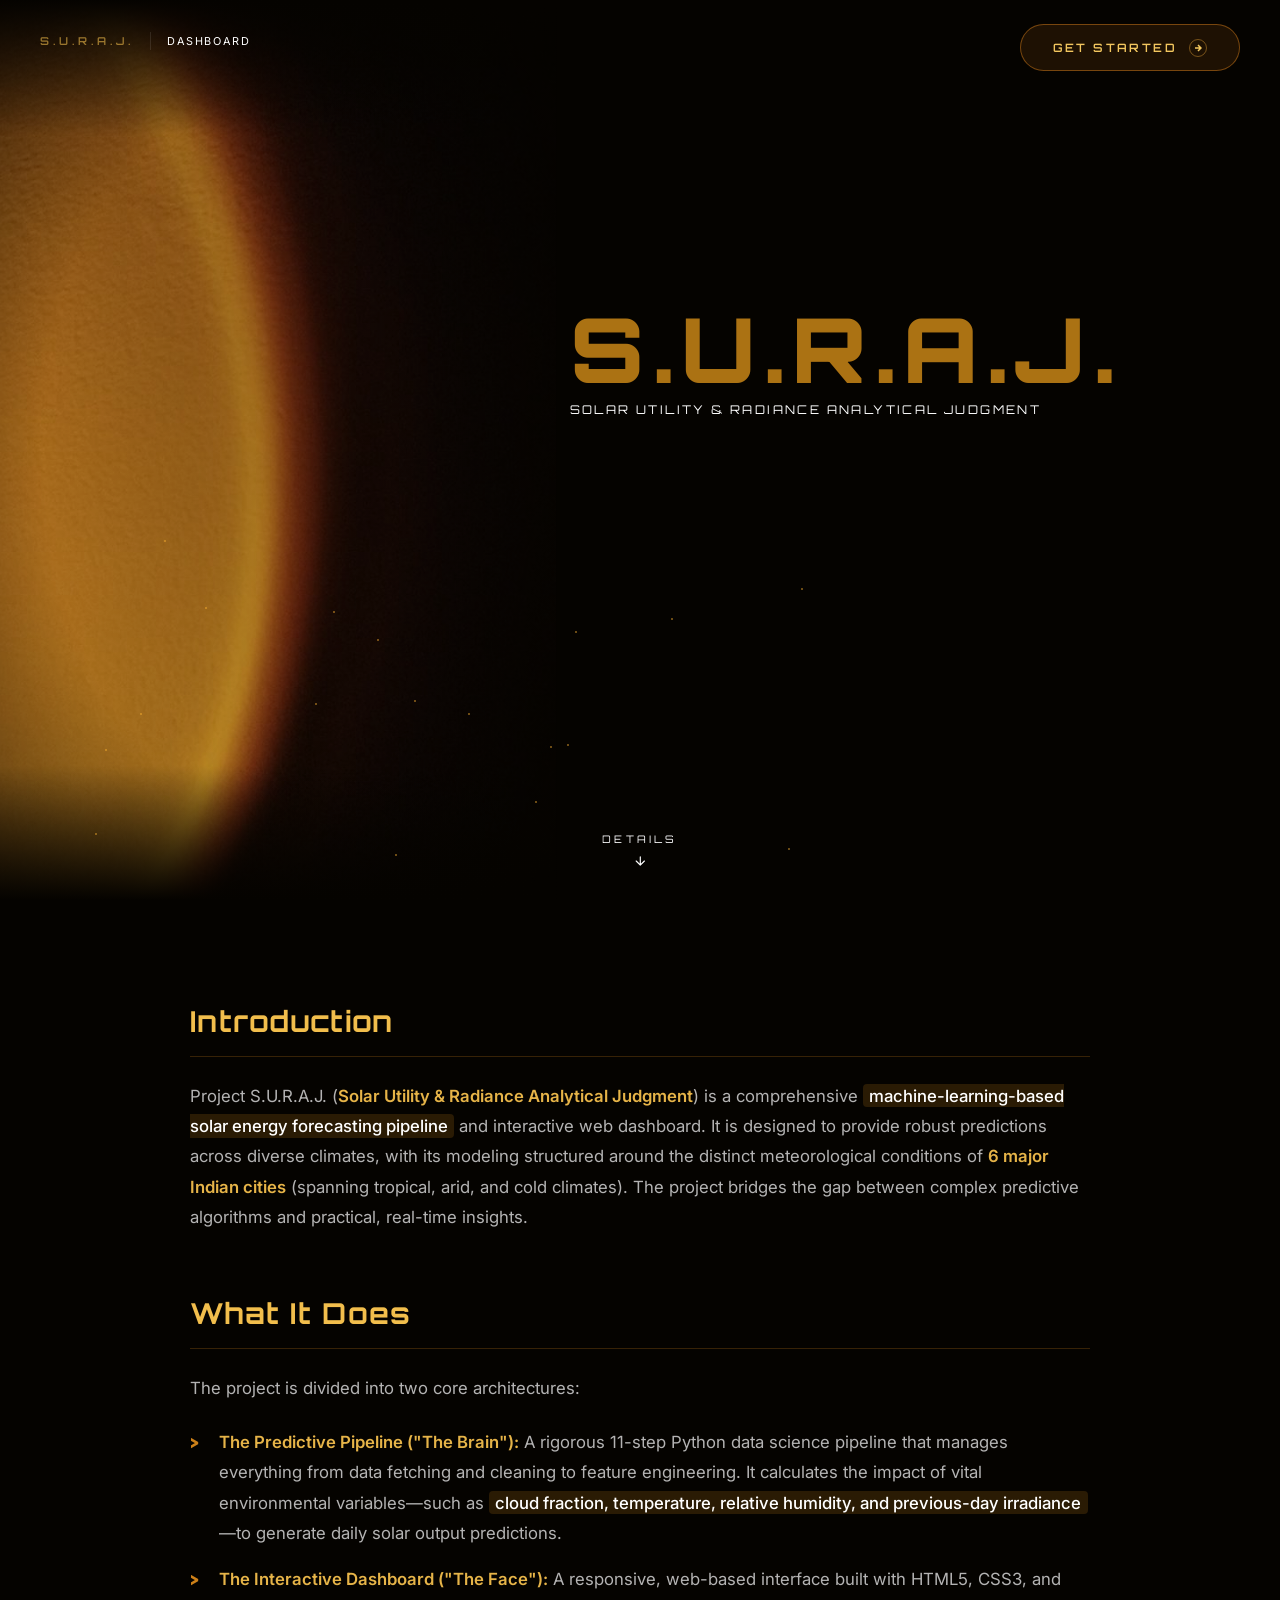
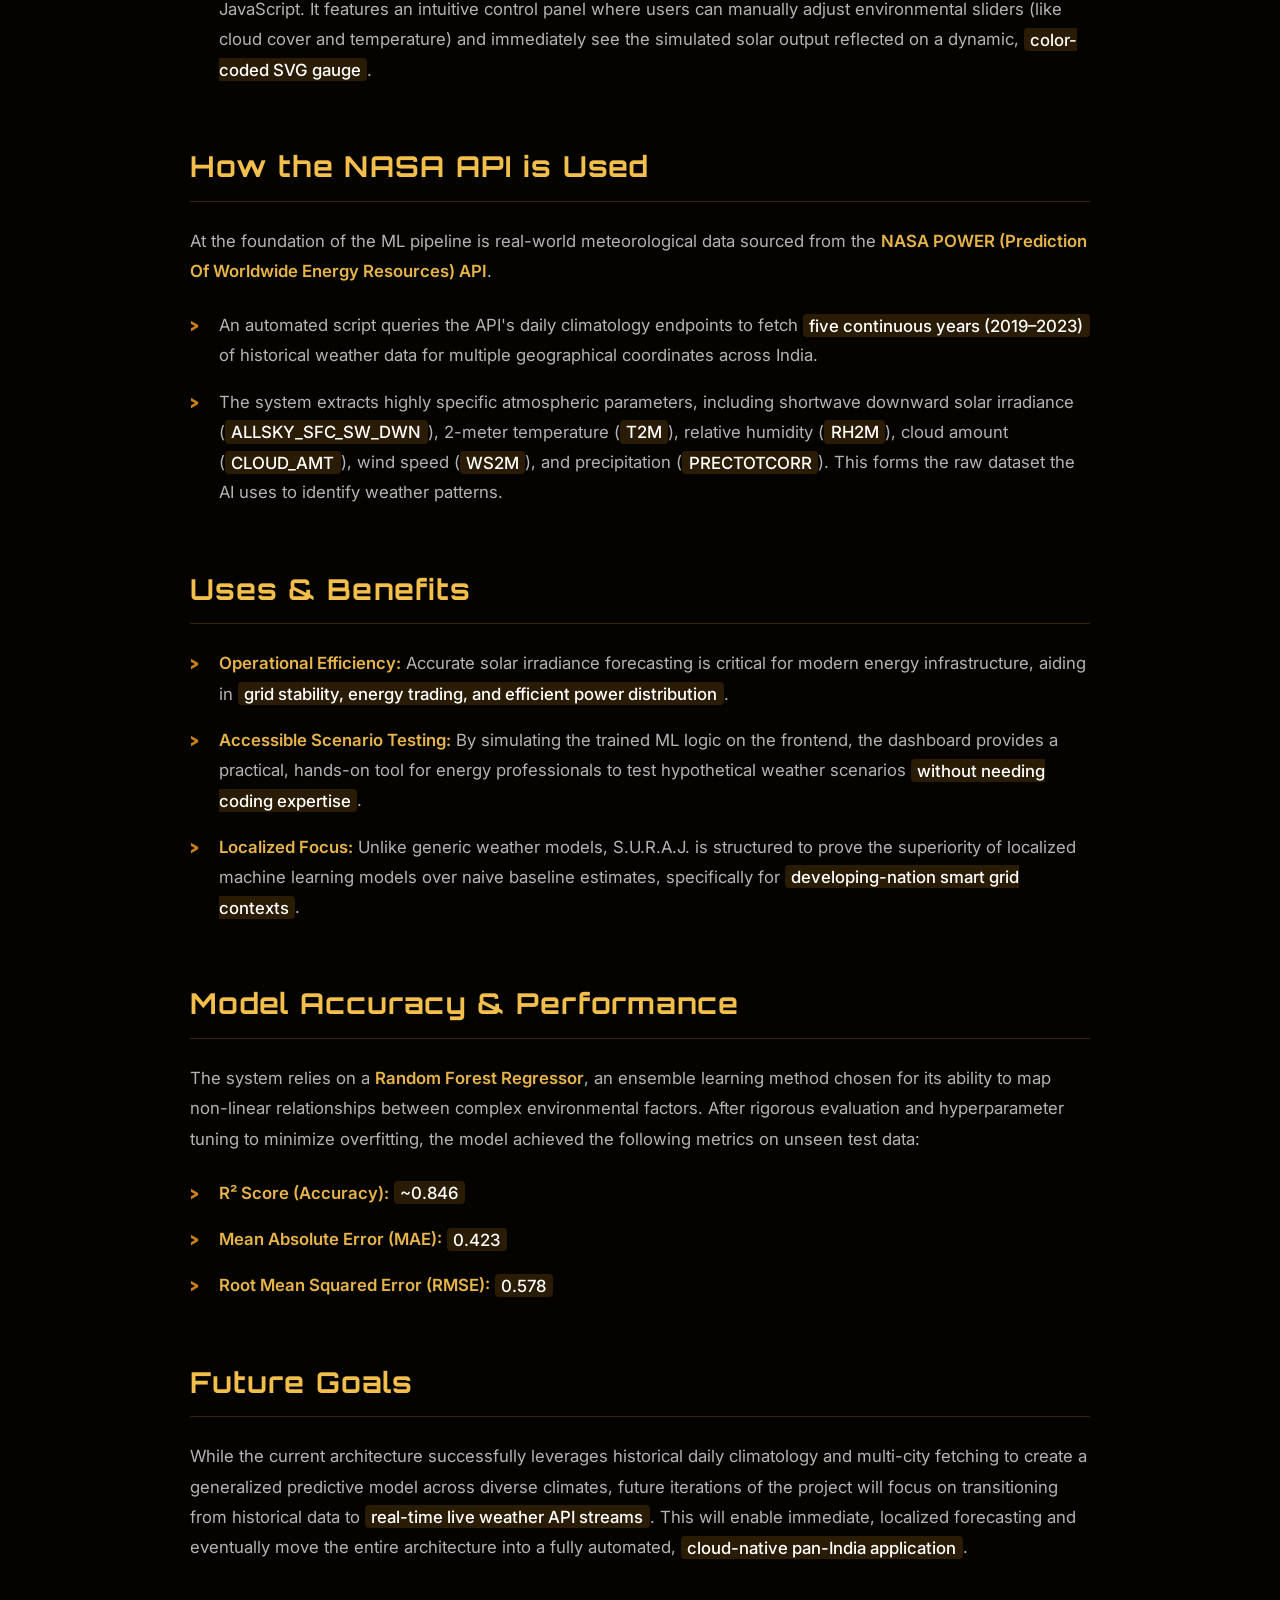
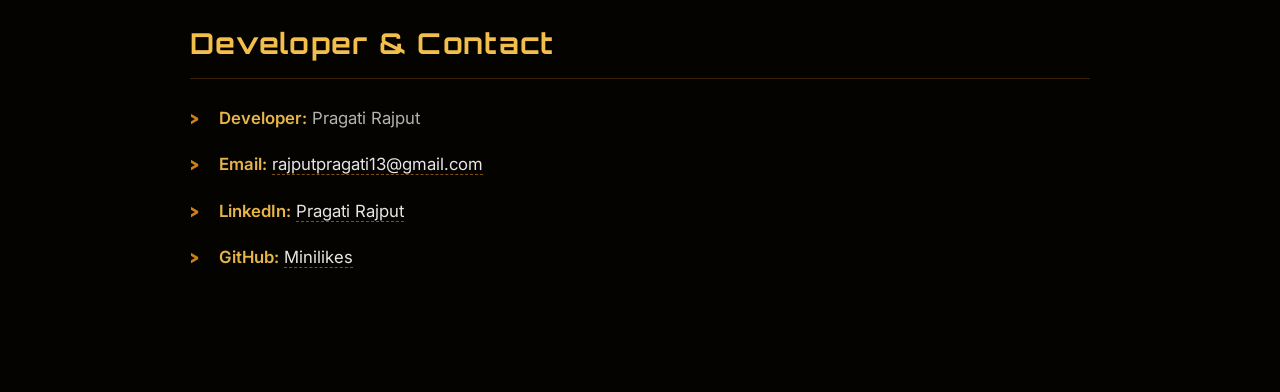
<file: dashboard/index.html>
<!DOCTYPE html>
<html lang="en">
<head>
    <meta charset="UTF-8">
    <meta name="viewport" content="width=device-width, initial-scale=1.0">
    <title>S.U.R.A.J.</title>
    <link href="https://fonts.googleapis.com/css2?family=Orbitron:wght@400;600;900&family=Inter:wght@300;400;500&display=swap" rel="stylesheet">
    <style>
        * { box-sizing: border-box; margin: 0; padding: 0; }
        html { scroll-behavior: smooth; }
        html, body { min-height: 100%; overflow-x: hidden; font-family: 'Inter', sans-serif; background: #050300; color: #fff; }
        .scene { position: relative; width: 100vw; height: 100vh; overflow: hidden; }
        .bg-sun {
            position: absolute; top: 50%; left: -8vw;
            transform: translateY(-50%) scaleX(-1);
            height: 130vh; width: auto; object-fit: cover;
            opacity: 0.85; pointer-events: none;
            animation: breathe 8s ease-in-out infinite;
            -webkit-mask-image: radial-gradient(ellipse 70% 70% at center, rgba(0,0,0,1) 40%, rgba(0,0,0,0) 100%);
            mask-image: radial-gradient(ellipse 70% 70% at center, rgba(0,0,0,1) 40%, rgba(0,0,0,0) 100%);
        }
        @keyframes breathe {
            0%,100% { opacity: 0.75; transform: translateY(-50%) scaleX(-1) scale(1); }
            50%      { opacity: 0.9;  transform: translateY(-50%) scaleX(-1) scale(1.03); }
        }
        .bg-fade {
            position: absolute; inset: 0;
            background: linear-gradient(to right, transparent 0%, rgba(5,3,0,0.3) 30%, rgba(5,3,0,0.75) 55%, rgba(5,3,0,0.97) 75%, #050300 100%);
        }
        .bg-vfade {
            position: absolute; inset: 0;
            background: linear-gradient(to bottom, #050300 0%, transparent 15%, transparent 85%, #050300 100%);
        }
        .content {
            position: absolute; right: 18vw; top: 40%; transform: translateY(-50%);
            max-width: 480px; display: flex; flex-direction: column; gap: 2rem;
            opacity: 0; animation: fadeUp 1.2s ease forwards 0.4s;
        }
        @keyframes fadeUp {
            from { opacity: 0; transform: translateY(calc(-50% + 30px)); }
            to   { opacity: 1; transform: translateY(-50%); }
        }
        .title { font-family: 'Orbitron', sans-serif; font-size: clamp(3.5rem,7vw,6rem); font-weight: 900; letter-spacing: 0.5rem; line-height: 1; color: rgba(180,120,20,0.95); text-shadow: none; }
        .full-form { font-family: 'Orbitron', sans-serif; font-size: 0.75rem; letter-spacing: 0.15rem; color: #ffffff; text-transform: uppercase; margin-top: -1.5rem; }
        .tagline { font-size: clamp(0.9rem,1.5vw,1.05rem); font-weight: 300; color: rgba(255,255,255,0.45); line-height: 1.9; max-width: 380px; }
        .tagline strong { color: rgba(255,200,80,0.9); font-weight: 500; }
        .divider { width: 48px; height: 1px; background: rgba(255,160,30,0.35); }
        .stats-row { display: flex; gap: 2.5rem; }
        .stat { display: flex; flex-direction: column; gap: 0.3rem; }
        .stat-num { font-family: 'Orbitron', sans-serif; font-size: 1.35rem; font-weight: 600; color: rgba(255,200,80,0.9); }
        .stat-label { font-size: 0.68rem; letter-spacing: 0.12rem; text-transform: uppercase; color: rgba(255,255,255,0.3); }
        .cta-row { display: flex; align-items: center; gap: 1.5rem; margin-top: 0.5rem; }
        .btn-start {
            display: inline-flex; align-items: center; gap: 0.75rem;
            padding: 0.85rem 2rem;
            background: rgba(255,150,30,0.1); border: 1px solid rgba(255,150,30,0.4);
            border-radius: 50px; color: rgba(255,210,100,0.95);
            font-family: 'Orbitron', sans-serif; font-size: 0.72rem; font-weight: 600;
            letter-spacing: 0.15rem; text-transform: uppercase; text-decoration: none;
            cursor: pointer; transition: all 0.3s ease; position: relative; overflow: hidden;
        }
        .btn-start::before { content: ''; position: absolute; inset: 0; background: rgba(255,150,30,0.08); transform: scaleX(0); transform-origin: left; transition: transform 0.3s ease; border-radius: inherit; }
        .btn-start:hover::before { transform: scaleX(1); }
        .btn-start:hover { border-color: rgba(255,180,60,0.7); color: #fff; box-shadow: 0 0 30px rgba(255,130,0,0.2); }
        .btn-arrow { width: 18px; height: 18px; display: flex; align-items: center; justify-content: center; border: 1px solid rgba(255,180,60,0.4); border-radius: 50%; transition: transform 0.3s; }
        .btn-start:hover .btn-arrow { transform: translateX(3px); }
        .btn-arrow svg { width: 8px; height: 8px; }
        .learn-more { font-size: 0.72rem; letter-spacing: 0.1rem; color: rgba(255,255,255,0.25); text-transform: uppercase; }
        .corner-nav { position: absolute; top: 2rem; left: 2.5rem; display: flex; align-items: center; gap: 1rem; opacity: 0; animation: fadeIn 1s ease forwards 1s; }
        .corner-action { position: absolute; top: 1.5rem; right: 2.5rem; z-index: 10; opacity: 0; animation: fadeIn 1s ease forwards 1s; }
        @keyframes fadeIn { to { opacity: 1; } }
        .nav-logo { font-family: 'Orbitron', sans-serif; font-size: 0.68rem; font-weight: 600; letter-spacing: 0.25rem; color: rgba(255,200,80,0.55); }
        .nav-sep { width: 1px; height: 18px; background: rgba(255,255,255,0.1); }
        .nav-link { font-size: 0.68rem; letter-spacing: 0.1rem; color: #ffffff; text-transform: uppercase; text-decoration: none; transition: color 0.2s; }
        .nav-link:hover { color: rgba(255,200,80,0.8); }
        .bottom-strip { position: absolute; bottom: 2rem; right: 7vw; display: flex; align-items: center; gap: 2rem; opacity: 0; animation: fadeIn 1s ease forwards 1.5s; }
        .bottom-tag { font-size: 0.62rem; letter-spacing: 0.15rem; text-transform: uppercase; color: rgba(255,255,255,0.18); display: flex; align-items: center; gap: 0.5rem; }
        .bottom-tag::before { content: ''; width: 4px; height: 4px; border-radius: 50%; background: rgba(255,160,30,0.45); }
        .scroll-indicator { position: absolute; bottom: 2rem; left: 50%; transform: translateX(-50%); display: flex; flex-direction: column; align-items: center; gap: 0.5rem; opacity: 0; animation: fadeIn 1s ease forwards 2s, scrollPulse 2s ease-in-out 2s infinite; cursor: pointer; color: #ffffff; transition: opacity 0.3s, color 0.3s; text-decoration: none; z-index: 20; }
        .scroll-indicator:hover { opacity: 1; color: rgba(255, 200, 80, 0.9); }
        .scroll-text { font-size: 0.65rem; letter-spacing: 0.2rem; text-transform: uppercase; font-family: 'Orbitron', sans-serif; }
        .scroll-arrow { width: 14px; height: 14px; }
        @keyframes scrollPulse { 0%,100%{transform:translateX(-50%) translateY(0);opacity:0.7} 50%{transform:translateX(-50%) translateY(6px);opacity:1} }
        .particles { position: absolute; inset: 0; pointer-events: none; overflow: hidden; }
        .particle { position: absolute; width: 2px; height: 2px; border-radius: 50%; background: rgba(255,180,50,0.55); animation: float var(--dur) ease-in-out infinite var(--delay); }
        @keyframes float { 0%,100%{transform:translateY(0) translateX(0);opacity:0} 20%{opacity:1} 80%{opacity:0.4} 100%{transform:translateY(-120px) translateX(var(--dx));opacity:0} }
        .details-wrapper {
            background: #050300;
            padding: 6rem 10vw;
            position: relative;
            z-index: 10;
        }
        .details-container {
            max-width: 900px;
            margin: 0 auto;
            color: rgba(255, 255, 255, 0.7);
            font-family: 'Inter', sans-serif;
            line-height: 1.8;
            font-size: 1.05rem;
        }
        .details-container h2 {
            font-family: 'Orbitron', sans-serif;
            color: rgba(255, 200, 80, 0.95);
            font-size: 1.8rem;
            margin-top: 3.5rem;
            margin-bottom: 1.5rem;
            letter-spacing: 0.08rem;
            border-bottom: 1px solid rgba(255, 160, 30, 0.2);
            padding-bottom: 0.5rem;
        }
        .details-container h2:first-child {
            margin-top: 0;
        }
        .details-container p {
            margin-bottom: 1.5rem;
        }
        .details-container ul {
            margin-bottom: 1.5rem;
            padding-left: 1.8rem;
            list-style: none;
        }
        .details-container ul li {
            margin-bottom: 1rem;
            position: relative;
        }
        .details-container ul li::before {
            content: '>';
            position: absolute;
            left: -1.8rem;
            color: rgba(255, 160, 30, 0.8);
            font-family: 'Orbitron', sans-serif;
            font-weight: 900;
        }
        .details-container strong.highlight {
            color: #fff;
            font-weight: 500;
            background: rgba(255, 160, 30, 0.15);
            padding: 0.1rem 0.4rem;
            border-radius: 4px;
        }
        .details-container .highlight-text {
            color: rgba(255, 200, 80, 0.9);
            font-weight: 600;
        }
        .details-container a.contact-link {
            color: rgba(255, 255, 255, 0.9);
            text-decoration: none;
            border-bottom: 1px dashed rgba(255, 160, 30, 0.5);
            transition: color 0.3s, border-color 0.3s;
        }
        .details-container a.contact-link:hover {
            color: rgba(255, 200, 80, 1);
            border-bottom: 1px solid rgba(255, 200, 80, 1);
        }
        @media (max-width: 700px) {
            .bg-sun { left: -40vw; height: 100vh; }
            .content { right: 5vw; left: 5vw; max-width: 100%; }
            .stats-row { gap: 1.5rem; }
            .bottom-strip { display: none; }
        }
    </style>
</head>
<body>
<div class="scene">
    <img class="bg-sun" src="assets/sun_bg.jfif" alt="">
    <div class="bg-fade"></div>
    <div class="bg-vfade"></div>
    <div class="particles" id="particles"></div>
    <nav class="corner-nav">
        <span class="nav-logo">S.U.R.A.J.</span>
        <div class="nav-sep"></div>
        <a href="dashboard.html" class="nav-link">Dashboard</a>
    </nav>
    <div class="corner-action">
        <a href="dashboard.html" class="btn-start">Get Started<span class="btn-arrow"><svg viewBox="0 0 8 8" fill="none" stroke="currentColor" stroke-width="1.5"><path d="M1 4h6M4 1l3 3-3 3"/></svg></span></a>
    </div>
    <div class="content">
        <h1 class="title">S.U.R.A.J.</h1>
        <div class="full-form">Solar Utility & Radiance Analytical Judgment</div>

    </div>

    <a href="#details" class="scroll-indicator">
        <span class="scroll-text">Details</span>
        <svg class="scroll-arrow" viewBox="0 0 24 24" fill="none" stroke="currentColor" stroke-width="2" stroke-linecap="round" stroke-linejoin="round"><path d="M12 5v14M19 12l-7 7-7-7"/></svg>
    </a>
</div>

<div id="details" class="details-wrapper">
    <div class="details-container">
        <h2>Introduction</h2>
        <p>Project S.U.R.A.J. (<strong class="highlight-text">Solar Utility & Radiance Analytical Judgment</strong>) is a comprehensive <strong class="highlight">machine-learning-based solar energy forecasting pipeline</strong> and interactive web dashboard. It is designed to provide robust predictions across diverse climates, with its modeling structured around the distinct meteorological conditions of <strong class="highlight-text">6 major Indian cities</strong> (spanning tropical, arid, and cold climates). The project bridges the gap between complex predictive algorithms and practical, real-time insights.</p>

        <h2>What It Does</h2>
        <p>The project is divided into two core architectures:</p>
        <ul>
            <li><strong class="highlight-text">The Predictive Pipeline ("The Brain"):</strong> A rigorous 11-step Python data science pipeline that manages everything from data fetching and cleaning to feature engineering. It calculates the impact of vital environmental variables—such as <strong class="highlight">cloud fraction, temperature, relative humidity, and previous-day irradiance</strong>—to generate daily solar output predictions.</li>
            <li><strong class="highlight-text">The Interactive Dashboard ("The Face"):</strong> A responsive, web-based interface built with HTML5, CSS3, and JavaScript. It features an intuitive control panel where users can manually adjust environmental sliders (like cloud cover and temperature) and immediately see the simulated solar output reflected on a dynamic, <strong class="highlight">color-coded SVG gauge</strong>.</li>
        </ul>

        <h2>How the NASA API is Used</h2>
        <p>At the foundation of the ML pipeline is real-world meteorological data sourced from the <strong class="highlight-text">NASA POWER (Prediction Of Worldwide Energy Resources) API</strong>.</p>
        <ul>
            <li>An automated script queries the API's daily climatology endpoints to fetch <strong class="highlight">five continuous years (2019–2023)</strong> of historical weather data for multiple geographical coordinates across India.</li>
            <li>The system extracts highly specific atmospheric parameters, including shortwave downward solar irradiance (<strong class="highlight">ALLSKY_SFC_SW_DWN</strong>), 2-meter temperature (<strong class="highlight">T2M</strong>), relative humidity (<strong class="highlight">RH2M</strong>), cloud amount (<strong class="highlight">CLOUD_AMT</strong>), wind speed (<strong class="highlight">WS2M</strong>), and precipitation (<strong class="highlight">PRECTOTCORR</strong>). This forms the raw dataset the AI uses to identify weather patterns.</li>
        </ul>

        <h2>Uses & Benefits</h2>
        <ul>
            <li><strong class="highlight-text">Operational Efficiency:</strong> Accurate solar irradiance forecasting is critical for modern energy infrastructure, aiding in <strong class="highlight">grid stability, energy trading, and efficient power distribution</strong>.</li>
            <li><strong class="highlight-text">Accessible Scenario Testing:</strong> By simulating the trained ML logic on the frontend, the dashboard provides a practical, hands-on tool for energy professionals to test hypothetical weather scenarios <strong class="highlight">without needing coding expertise</strong>.</li>
            <li><strong class="highlight-text">Localized Focus:</strong> Unlike generic weather models, S.U.R.A.J. is structured to prove the superiority of localized machine learning models over naive baseline estimates, specifically for <strong class="highlight">developing-nation smart grid contexts</strong>.</li>
        </ul>

        <h2>Model Accuracy & Performance</h2>
        <p>The system relies on a <strong class="highlight-text">Random Forest Regressor</strong>, an ensemble learning method chosen for its ability to map non-linear relationships between complex environmental factors. After rigorous evaluation and hyperparameter tuning to minimize overfitting, the model achieved the following metrics on unseen test data:</p>
        <ul>
            <li><strong class="highlight-text">R² Score (Accuracy):</strong> <strong class="highlight">~0.846</strong></li>
            <li><strong class="highlight-text">Mean Absolute Error (MAE):</strong> <strong class="highlight">0.423</strong></li>
            <li><strong class="highlight-text">Root Mean Squared Error (RMSE):</strong> <strong class="highlight">0.578</strong></li>
        </ul>

        <h2>Future Goals</h2>
        <p>While the current architecture successfully leverages historical daily climatology and multi-city fetching to create a generalized predictive model across diverse climates, future iterations of the project will focus on transitioning from historical data to <strong class="highlight">real-time live weather API streams</strong>. This will enable immediate, localized forecasting and eventually move the entire architecture into a fully automated, <strong class="highlight">cloud-native pan-India application</strong>.</p>

        <h2>Developer & Contact</h2>
        <ul>
            <li><strong class="highlight-text">Developer:</strong> Pragati Rajput</li>
            <li><strong class="highlight-text">Email:</strong> <a href="mailto:rajputpragati13@gmail.com" class="contact-link">rajputpragati13@gmail.com</a></li>
            <li><strong class="highlight-text">LinkedIn:</strong> <a href="https://www.linkedin.com/in/pragati-rajput-a3372533a?utm_source=share_via&utm_content=profile&utm_medium=member_android" target="_blank" class="contact-link">Pragati Rajput</a></li>
            <li><strong class="highlight-text">GitHub:</strong> <a href="https://github.com/Minilikes" target="_blank" class="contact-link">Minilikes</a></li>
        </ul>
    </div>
</div>
<script>
const c = document.getElementById('particles');
for (let i = 0; i < 18; i++) {
    const p = document.createElement('div');
    p.className = 'particle';
    p.style.cssText = 'left:' + (Math.random()*60+5) + '%;bottom:' + (Math.random()*40) + '%;--dur:' + (4+Math.random()*6) + 's;--delay:-' + (Math.random()*6) + 's;--dx:' + (Math.random()*40-20) + 'px';
    c.appendChild(p);
}
</script>
</body>
</html>
</file>
